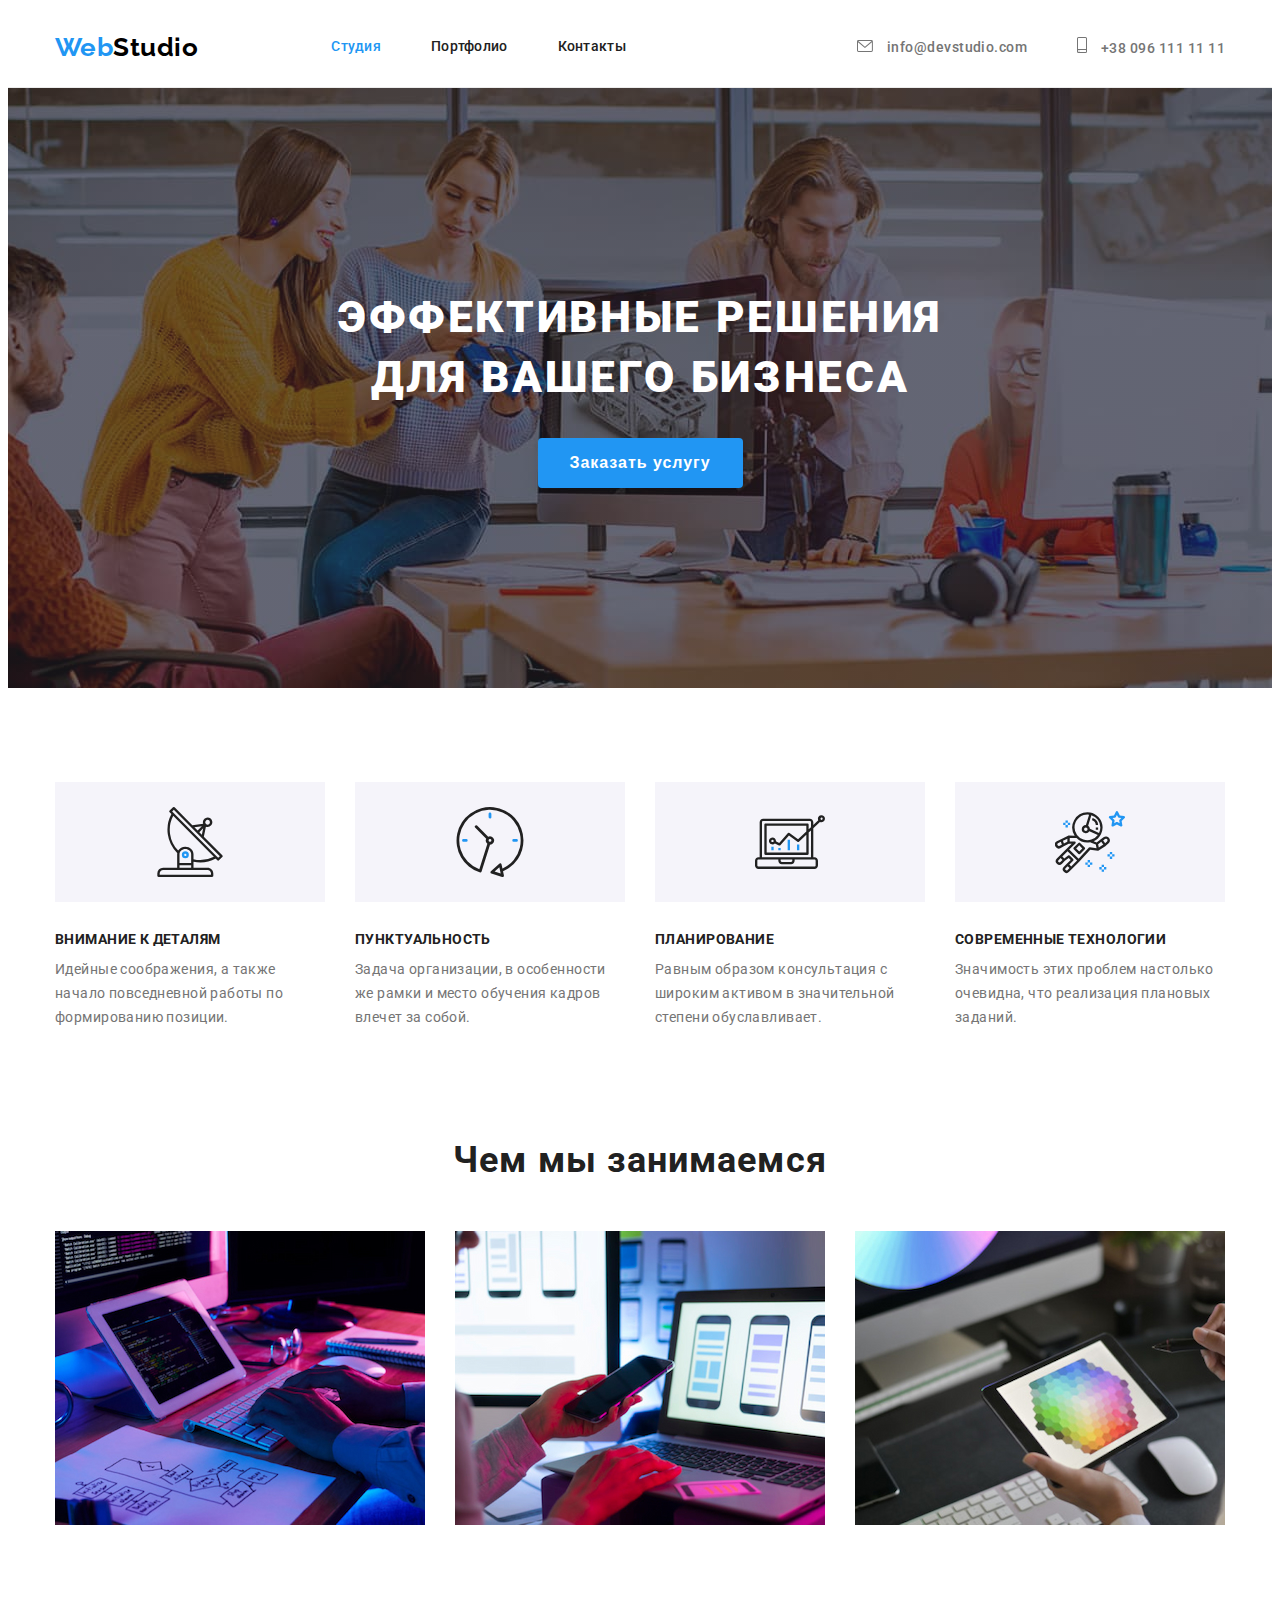
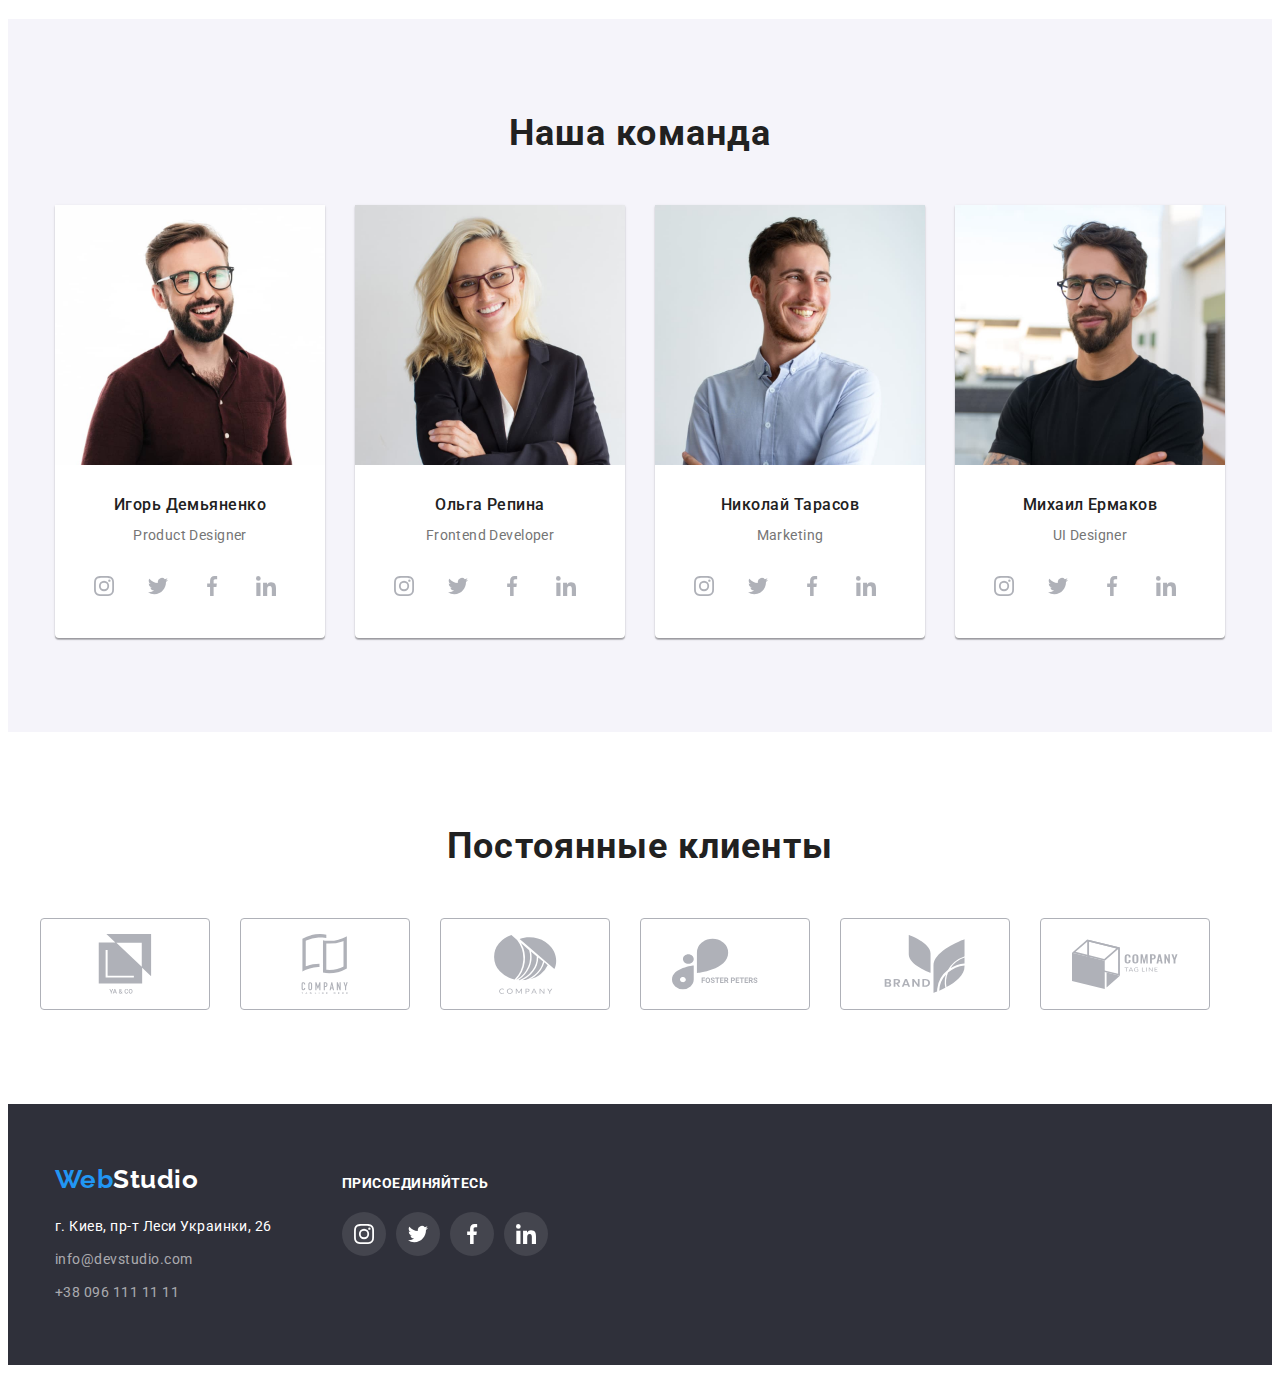
<file: index.html>
<!DOCTYPE html>
<html lang="uk">
  <head>
    <meta charset="UTF-8" />
    <meta http-equiv="X-UA-Compatible" content="IE=edge" />
    <meta name="viewport" content="width=device-width, initial-scale=1.0" />
    <title>Web Studio</title>
    <link rel="preconnect" href="https://fonts.googleapis.com" />
    <link rel="preconnect" href="https://fonts.gstatic.com" crossorigin />
    <link
      href="https://fonts.googleapis.com/css2?family=Raleway:wght@700&family=Roboto:wght@400;500;700;900&display=swap"
      rel="stylesheet"
    />
    <link rel="stylesheet"
     href="https://cdnjs.cloudflare.com/ajax/libs/modern-normalize/1.1.0/modern-normalize.min.css" integrity="sha512-wpPYUAdjBVSE4KJnH1VR1HeZfpl1ub8YT/NKx4PuQ5NmX2tKuGu6U/JRp5y+Y8XG2tV+wKQpNHVUX03MfMFn9Q==" crossorigin="anonymous" referrerpolicy="no-referrer" />
    <link rel="stylesheet" href="./css/styles.css" />
  </head>
  <body>
    <header class="header">
      <div class="container">
      <nav class="nav">
       
        <a href="index.html" class="logo">
          <span class="logo-item1">Web</span><span class="logo-item2">Studio</span></a
        >
        <ul class="nav-list" >
          <li class="site-nav">
            <a class="link current" href="index.html">Студия </a>
          </li>
          <li class="site-nav">
            <a class="link" href="portfolio.html">Портфолио </a>
          </li>
          <li class="site-nav">
            <a class="link" href="#">Контакты </a>
          </li>
        </ul>
       
      </nav>
      <nav class="nav-contacts">
        <ul class="contacts-list">
          <li class="site-contacts"> 
              <a class="link-mail"
          href="mailto:info@devstudio.com">
             <svg class="icon-envelope" >
            <use href="./image/symbol-defs.svg#icon-envelope">
            </use>       
          </svg>
          info@devstudio.com </a> 
          
          
      </li>
      <li class="site-contacts"> 
         <a class="link-tel"href="tel:+380961111111">        
          <svg class="icon-smartphone">
          <use href="./image/symbol-defs.svg#icon-smartphone"></use>
        </svg>      
          +38 096 111 11 11</a>
        </li>
     </ul>
       </nav>
      </div>
    </header>
       <main>
      <section class="hero-section ">
         <div class="container ">
        <h1 class="hero-text">Эффективные решения </br> для вашего бизнеса</h1>
       </div>
        <button class="button-hero" type="button">Заказать услугу</button>
      </section>
     
      <section class="section">
        <div class="container">

        <h2 class="text-hidden">особенности</h2>
         
        <ul class="nav-text">
          <li class="nav-text-list">
            <div class="feature">
              <svg class="feature-icon">
                <use href="./image/symbol-defs.svg#icon-antenna"></use>
              </svg>
            </div>
            <h3 class="text-title">Внимание к деталям</h3>
            <p class="text">
              Идейные соображения, а также начало повседневной работы по
              формированию позиции.
            </p>
          </li>
          <li class="nav-text-list">
            <div class="feature">
               <svg class="feature-icon">
                <use href="./image/symbol-defs.svg#icon-clock"></use>
              </svg>
            </div>
            <h3 class="text-title">Пунктуальность</h3>
            <p class="text">
              Задача организации, в особенности же рамки и место обучения кадров
              влечет за собой.
            </p>
          </li>
          <li class="nav-text-list">
            <div class="feature">
              <svg class="feature-icon">
                <use href="./image/symbol-defs.svg#icon-diagram"></use>
              </svg>
            </div>
            <h3 class="text-title">Планирование</h3>
            <p class="text">
              Равным образом консультация с широким активом в значительной
              степени обуславливает.
            </p>
          </li>
          <li class="nav-text-list">
            <div class="feature">
              <svg class="feature-icon">
                <use href="./image/symbol-defs.svg#icon-astronaut"></use>
              </svg>
            </div>
            <h3 class="text-title">Современные технологии</h3>
            <p class="text" >
              Значимость этих проблем настолько очевидна, что реализация
              плановых заданий.
            </p>
          </li>
        </ul>
        </div>
      </section>
      <section class="section dscr-page">
         <h2 class="text-box">Чем мы занимаемся</h2>
        <div class="container">
       
        <ul class="description">
          <li class="description-img"><img src="./image/image-1.jpg" alt="верстка" width="370" /></li>
          <li class="description-img"><img src="./image/image-2.jpg" alt="дизайн" width="370" /></li>
          <li class="description-img">
            <img src="./image/image-3.jpg" alt="оформление" width="370" />
          </li>
        </ul>
        </div>
      </section>
      <section class="section team-section">
        <h2 class="text-box">Наша команда</h2>
        <div class="container">
        <ul class="team-list">
          <li class="team-member">
            <img src="./image/img1.jpg" alt="Член команды Игорь " width="270" class="member-card" />
               <div class="box">
                   <h3  class="text-box-title">Игорь Демьяненко</h3>
                   <p class="text">Product Designer</p>  
                  <ul class="social-links">
                  <li class="icon-list">
                    <a class="social-link-icon" href="#"> 
                    <svg class="icon-link">
                    <use href="./image/symbol-defs.svg#icon-instagram" width="20px" height="20px">
                    </use>
                    </svg>
                    </a>
                </li>
                <li class="icon-list">
                   <a class="social-link-icon" href="#">
                  <svg class="icon-link">
                  <use href="./image/symbol-defs.svg#icon-twitter" width="20px" height="20px">                   
                  </use>
                  </svg>
                  </a>
                </li>
                <li class="icon-list">
                   <a class="social-link-icon" href="#">
                <svg class="icon-link">
                  <use href="./image/symbol-defs.svg#icon-facebook" width="20px" height="20px">                   
                  </use>
                </svg>
                </a>
              </li>
              <li class="icon-list">
                 <a class="social-link-icon" href="#">
                <svg class="icon-link">
                  <use href="./image/symbol-defs.svg#icon-linkedin" width="20px" height="20px"></use>
                </svg>
                </a>
                </li>
                </ul>
               </div>
               
          </li>
          <li class="team-member">
            <img src="./image/img2.jpg" alt="Член команды Ольга" width="270" class="member-card"  />
           <div class="box">
            <h3 class="text-box-title">Ольга Репина</h3>
            <p class="text" >Frontend Developer</p>
             <ul class="social-links">
                  <li class="icon-list">
                    <a class="social-link-icon" href="#"> 
                    <svg class="icon-link">
                    <use href="./image/symbol-defs.svg#icon-instagram" width="20px" height="20px"></use>
                    </svg>
                    </a>
                </li>
                <li class="icon-list">

                   <a class="social-link-icon" href="#">
                  <svg class="icon-link">
                  <use href="./image/symbol-defs.svg#icon-twitter" width="20px" height="20px"></use>
                  </svg>
                  </a>
                </li>
                <li class="icon-list">
                   <a class="social-link-icon" href="#">
                <svg class="icon-link">
                  <use href="./image/symbol-defs.svg#icon-facebook" width="20px" height="20px"></use>
                </svg>
                </a>
              </li>
              <li class="icon-list">
                 <a class="social-link-icon" href="#">
                <svg class="icon-link">
                  <use href="./image/symbol-defs.svg#icon-linkedin" width="20px" height="20px"></use>
                </svg>
                </a>
                </li>
                </ul>
            </div> 
              
          </li>
          <li class="team-member">
            <img
              src="./image/img3.jpg"
              alt="Член команды Николай"
              width="270" 
              class="member-card"
            />
            <div class="box">

            <h3 class="text-box-title">Николай Тарасов</h3>
            <p class="text" >Marketing</p>
             <ul class="social-links">
                  <li class="icon-list">
                    <a class="social-link-icon" href="#"> 
                    <svg class="icon-link">
                    <use href="./image/symbol-defs.svg#icon-instagram" width="20px" height="20px">

                    </use>
                    </svg>
                    </a>
                </li>
                <li class="icon-list">

                   <a class="social-link-icon" href="#">
                  <svg class="icon-link">
                  <use href="./image/symbol-defs.svg#icon-twitter" width="20px" height="20px">
                  </use>
                  </svg>
                  </a>
                </li>
                <li class="icon-list">
                   <a class="social-link-icon" href="#">
                <svg class="icon-link">
                  <use href="./image/symbol-defs.svg#icon-facebook" width="20px" height="20px">
                  </use>
                </svg>
                </a>
              </li>
              <li class="icon-list">
                 <a class="social-link-icon" href="#">
                <svg class="icon-link">
                  <use href="./image/symbol-defs.svg#icon-linkedin" width="20px" height="20px"> 
                  </use>
                </svg>
                </a>
                </li>
                </ul>
            </div> 
          </li>

          <li class="team-member">
            <img src="./image/img4.jpg" alt="Член команды Михаил" width="270" class="member-card" />
            <div class="box">
            <h3 class="text-box-title">Михаил Ермаков</h3>
            <p class="text" >UI Designer</p>
            <ul class="social-links">
                  <li class="icon-list">
                    <a class="social-link-icon" href="#"> 
                    <svg class="icon-link">
                    <use href="./image/symbol-defs.svg#icon-instagram" width="20px" height="20px"></use>
                    </svg>
                    </a>
                </li>
                <li class="icon-list">
                   <a class="social-link-icon" href="#">
                  <svg class="icon-link">
                  <use href="./image/symbol-defs.svg#icon-twitter" width="20px" height="20px"></use>
                  </svg>
                  </a>
                </li>
                <li class="icon-list">
                   <a class="social-link-icon" href="#">
                <svg class="icon-link">
                  <use href="./image/symbol-defs.svg#icon-facebook" width="20px" height="20px"></use>
                </svg>
                </a>
               </li>
               <li class="icon-list">
                 <a class="social-link-icon" href="#">
                <svg class="icon-link">
                  <use href="./image/symbol-defs.svg#icon-linkedin" width="20px" height="20px"></use>
                </svg>
                </a>
                </li>
             </ul>
               </div>
             </li>
            </ul>
            </div> 
      </section>

      <section class="section client-section">
        <h2 class="text-box">Постоянные клиенты</h2>
        <div class="container clients">        
          <ul class="client-list">
            <li class="icon-list">
              <a class="icon-link-client"href="#">
              <svg class="icon-client">
                <use href="./image/symbol-defs.svg#icon-client-1">
                </use>
              </svg>
              </a>
            </li>
            <li class="icon-list">
                <a class="icon-link-client" href="#">
              <svg class="icon-client">
                <use href="./image/symbol-defs.svg#icon-client-2">
                </use>
              </svg>
              </a>
            </li>
            <li class="icon-list">
              <a class="icon-link-client"href="#">
              <svg class="icon-client">
                <use href="./image/symbol-defs.svg#icon-client-3">
                </use>
              </svg>
              </a>
            </li>
            <li class="icon-list">
              <a class="icon-link-client"href="#">
              <svg class="icon-client">
                <use href="./image/symbol-defs.svg#icon-client-4">
                </use>
              </svg>
              </a>
            </li>
            <li class="icon-list">
              <a class="icon-link-client"href="#">
              <svg class="icon-client">
                <use href="./image/symbol-defs.svg#icon-client-5">
                </use>
              </svg>
              </a>
            </li>
            <li class="icon-list">
              <a class="icon-link-client"href="#">
              <svg class="icon-client">
                <use href="./image/symbol-defs.svg#icon-client-6">
                </use>
              </svg>
              </a>
            </li>
          </ul>
        </div>
      </section>
    </main>
    <footer class=" footer">
      <div class="container">
        <div class="link-adress-footer">
        <div class="address-footer">  
       <a class="logo-footer"
        href="index.html">
        <span class="logo-item1">Web</span><span class="logo-item3">Studio</span></a>
           
      <address class="adress">
        <p class="text-adress">г. Киев, пр-т Леси Украинки, 26</p>
        <a class="link-mail-adress" href="mailto:info@devstudio.com">info@devstudio.com</a> 
        <a class="link-tel-adress" href="tel:+380961111111">+38 096 111 11 11</a>
      </address>
      </div> 
      
       
      <div class=" links-cont">
       <h3 class="footer-links">присоединяйтесь</h3>
        <ul class="social-links-list-footer">
          <li>
            <a class="social-link-footer" href="#">
              <svg class="icon-link-footer" width="20" height="20">
                <use href="./image/symbol-defs.svg#icon-instagram" 
                ></use>
              </svg>
            </a>
          </li>
          <li>
            <a  class="social-link-footer"  href="#">
              <svg class="icon-link-footer" width="20" height="20">
                <use href="./image/symbol-defs.svg#icon-twitter"></use>
              </svg>
            </a>
          </li>
          <li>
            <a  class="social-link-footer"  href="#">
              <svg class="icon-link-footer" width="20" height="20">
                <use href="./image/symbol-defs.svg#icon-facebook"></use>
              </svg>
            </a>
          </li>
          <li>
            <a  class="social-link-footer"  href="#">
              <svg class="icon-link-footer" width="20" height="20">
                <use href="./image/symbol-defs.svg#icon-linkedin"></use>
              </svg>
            </a>
          </li>
        </ul>
      </div>
      </div>
      </div>
    </footer>
  </body>
</html>
</file>
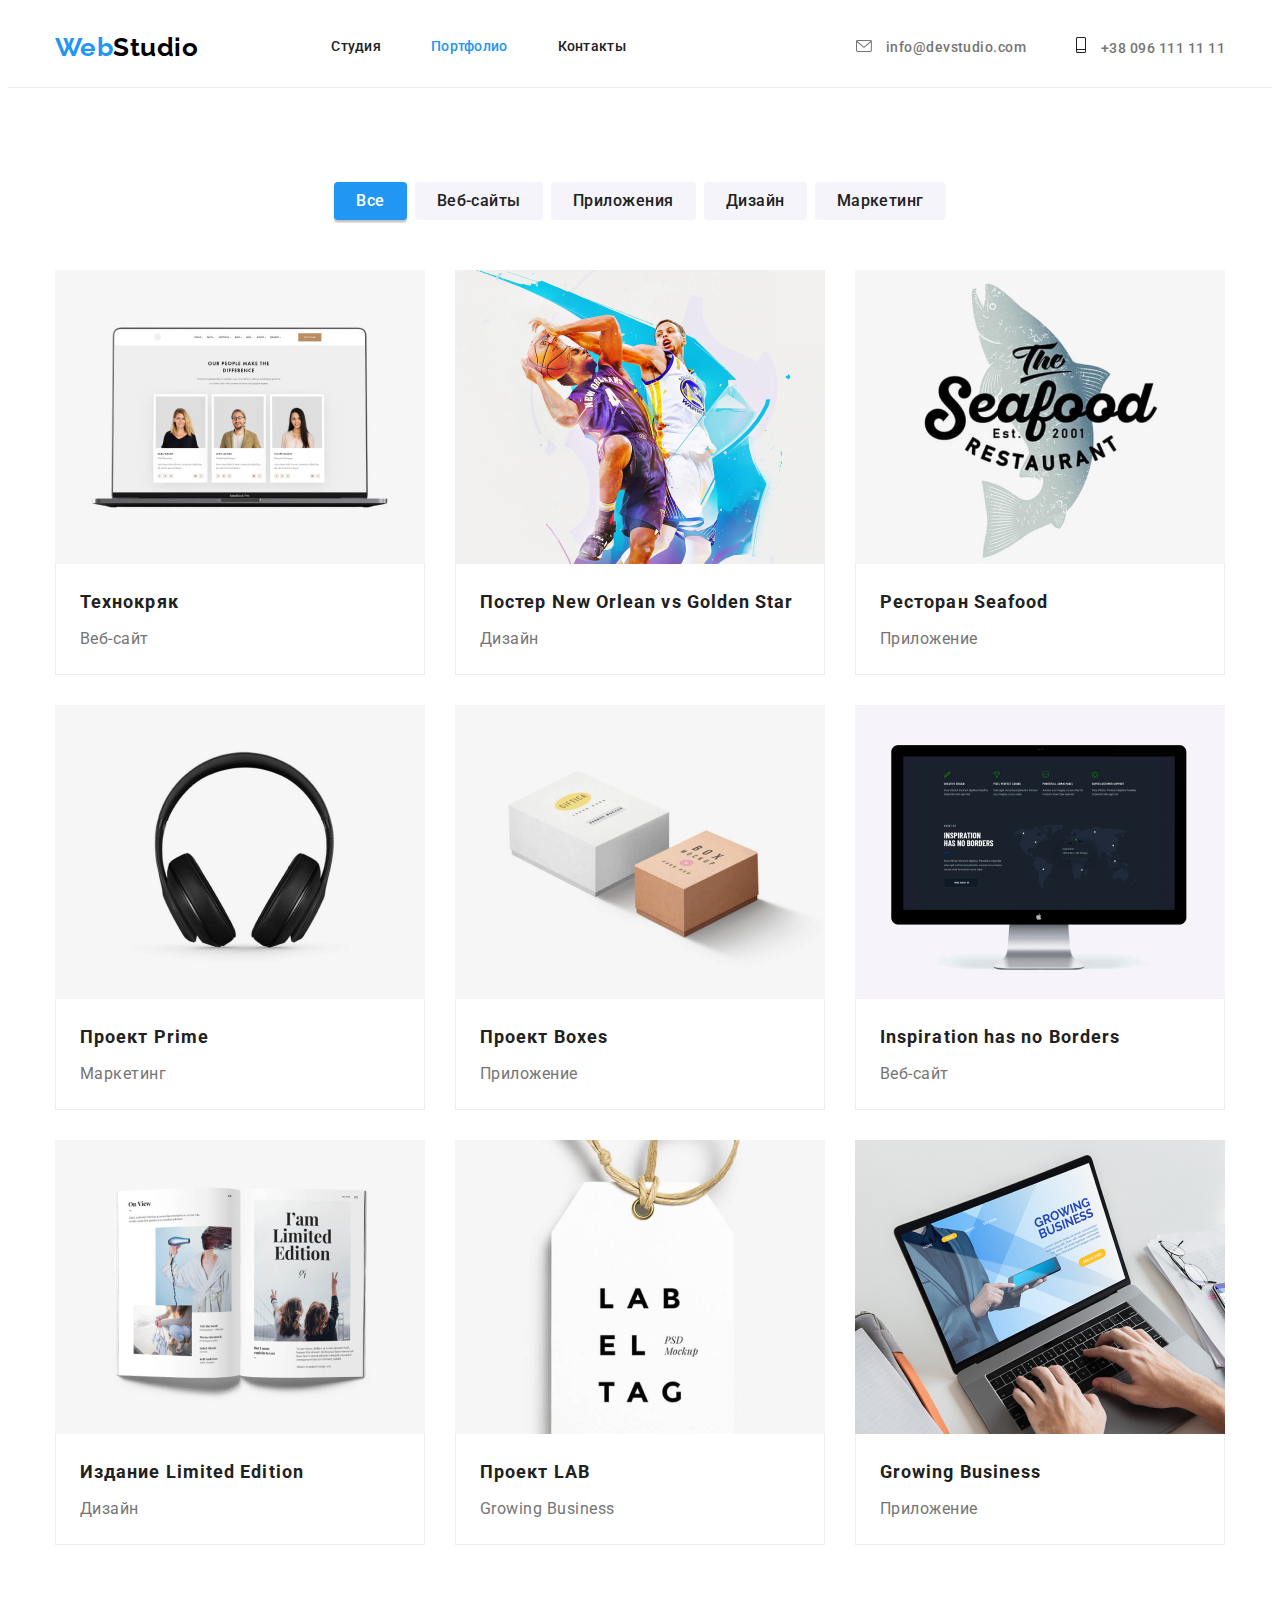
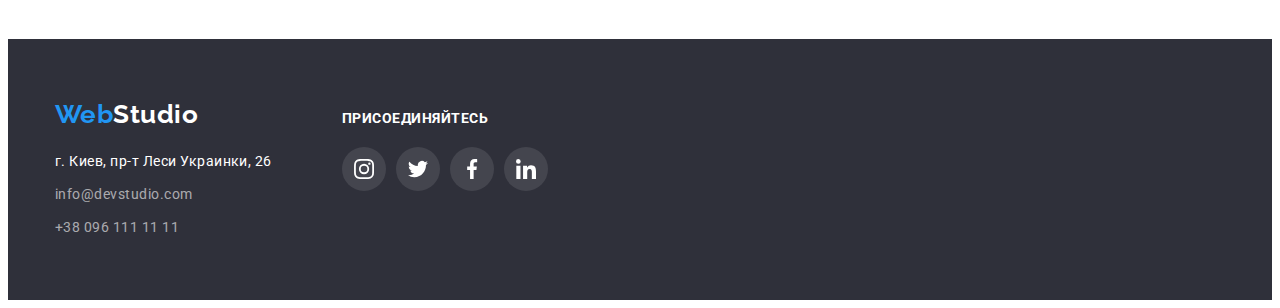
<file: portfolio.html>
<!DOCTYPE html>
<html lang="uk">
  <head>
    <meta charset="UTF-8" />
    <meta http-equiv="X-UA-Compatible" content="IE=edge" />
    <meta name="viewport" content="width=device-width, initial-scale=1.0" />
    <title>Портфолио</title>
    <link rel="preconnect" href="https://fonts.googleapis.com" />
    <link rel="preconnect" href="https://fonts.gstatic.com" crossorigin />
    <link
      href="https://fonts.googleapis.com/css2?family=Raleway:wght@700&family=Roboto:wght@400;500;700&display=swap"
      rel="stylesheet"
    />
    <link
      rel="stylesheet"
      href="https://cdnjs.cloudflare.com/ajax/libs/modern-normalize/1.1.0/modern-normalize.min.css"
      integrity="sha512-wpPYUAdjBVSE4KJnH1VR1HeZfpl1ub8YT/NKx4PuQ5NmX2tKuGu6U/JRp5y+Y8XG2tV+wKQpNHVUX03MfMFn9Q=="
      crossorigin="anonymous"
      referrerpolicy="no-referrer"
    />
    <link rel="stylesheet" href="./css/styles.css" />
  </head>
  <body>
    <header class="header">
      <div class="container">
        <nav class="nav">
          <a href="index.html" class="logo">
            <span class="logo-item1">Web</span
            ><span class="logo-item2">Studio</span></a
          >
          <ul class="nav-list">
            <li class="site-nav">
              <a class="link" href="index.html">Студия </a>
            </li>
            <li class="site-nav">
              <a class="link current" href="portfolio.html">Портфолио </a>
            </li>
            <li class="site-nav">
              <a class="link" href="#">Контакты </a>
            </li>
          </ul>
        </nav>
        <nav class="nav-contacts">
          <ul class="contacts-list">
            <li class="site-contacts">
              <a class="link-mail" href="mailto:info@devstudio.com">
                <svg class="icon-envelope">
                  <use href="./image/symbol-defs.svg#icon-envelope"></use>
                </svg>
                info@devstudio.com
              </a>
            </li>
            <li class="site-contacts">
              <svg class="icon-smartphone">
                <use href="./image/symbol-defs.svg#icon-smartphone"></use>
              </svg>
              <a class="link-tel" href="tel:+380961111111">+38 096 111 11 11</a>
            </li>
          </ul>
        </nav>
      </div>
    </header>
    <main>
      <section class="section nav-buttons">
        <div class="container portfolio-container">
          <h1 class="text-hidden">Список</h1>
          <ul class="nav-buttons-list">
            <li class="site-nav-button">
              <button class="button button-current" type="button">Все</button>
            </li>
            <li class="site-nav-button">
              <button class="button" type="button">Веб-сайты</button>
            </li>
            <li class="site-nav-button">
              <button class="button" type="button">Приложения</button>
            </li>
            <li class="site-nav-button">
              <button class="button" type="button">Дизайн</button>
            </li>
            <li class="site-nav-button">
              <button class="button" type="button">Маркетинг</button>
            </li>
          </ul>

          <h2 class="text-hidden">Описание</h2>
          <ul class="portfolio-cards">
            <li class="card">
              <img src="./image/image1.png" alt="Веб-сайт Технокряк" />

              <div class="text-decor-card">
                <h3 class="portfolio-text-title">Технокряк</h3>
                <p class="portfolio-text">Веб-сайт</p>
              </div>
            </li>
            <li class="card">
              <img
                src="./image/image2.png"
                alt="Дизайн Постер New Orlean vs Golden Star"
              />
              <div class="text-decor-card">
                <h3 class="portfolio-text-title">
                  Постер New Orlean vs Golden Star
                </h3>
                <p class="portfolio-text">Дизайн</p>
              </div>
            </li>
            <li class="card">
              <img src="./image/image3.png" alt="Приложение Ресторан Seafood" />
              <div class="text-decor-card">
                <h3 class="portfolio-text-title">Ресторан Seafood</h3>
                <p class="portfolio-text">Приложение</p>
              </div>
            </li>
            <li class="card">
              <img src="./image/image4.png" alt="Маркетинг Проект Prime" />
              <div class="text-decor-card">
                <h3 class="portfolio-text-title">Проект Prime</h3>
                <p class="portfolio-text">Маркетинг</p>
              </div>
            </li>
            <li class="card">
              <img src="./image/image5.png" alt="Приложение Проект Boxes" />
              <div class="text-decor-card">
                <h3 class="portfolio-text-title">Проект Boxes</h3>
                <p class="portfolio-text">Приложение</p>
              </div>
            </li>
            <li class="card">
              <a href="#">
                <img
                  src="./image/image6.png"
                  alt="Веб-сайт Inspiration has no Borders"
              /></a>
              <div class="text-decor-card">
                <h3 class="portfolio-text-title">Inspiration has no Borders</h3>
                <p class="portfolio-text">Веб-сайт</p>
              </div>
            </li>
            <li class="card">
              <img
                src="./image/image7.png"
                alt="Дизайн Издание Limited Edition"
              />
              <div class="text-decor-card">
                <h3 class="portfolio-text-title">Издание Limited Edition</h3>
                <p class="portfolio-text">Дизайн</p>
              </div>
            </li>
            <li class="card">
              <img src="./image/image8.png" alt="Growing Business Проект LAB" />
              <div class="text-decor-card">
                <h3 class="portfolio-text-title">Проект LAB</h3>
                <p class="portfolio-text">Growing Business</p>
              </div>
            </li>
            <li class="card">
              <img src="./image/image9.png" alt="Приложение Growing Business" />
              <div class="text-decor-card">
                <h3 class="portfolio-text-title">Growing Business</h3>
                <p class="portfolio-text">Приложение</p>
              </div>
            </li>
          </ul>
        </div>
      </section>
    </main>
    <footer class="footer">
      <div class="container">
        <div class="link-adress-footer">
          <div class="address-footer">
            <a class="logo-footer" href="index.html">
              <span class="logo-item1">Web</span
              ><span class="logo-item3">Studio</span>
            </a>
            <address class="adress">
              <p class="text-adress">г. Киев, пр-т Леси Украинки, 26</p>
              <a class="link-mail-adress" href="mailto:info@devstudio.com"
                >info@devstudio.com</a
              >
              <a class="link-tel-adress" href="tel:+380961111111"
                >+38 096 111 11 11</a
              >
            </address>
          </div>
          <div class="links-cont">
            <h3 class="footer-links">присоединяйтесь</h3>
            <ul class="social-links-list-footer">
              <li>
                <a class="social-link-footer" href="#">
                  <svg class="icon-link-footer" width="20" height="20">
                    <use href="./image/symbol-defs.svg#icon-instagram"></use>
                  </svg>
                </a>
              </li>
              <li>
                <a class="social-link-footer" href="#">
                  <svg class="icon-link-footer" width="20" height="20">
                    <use href="./image/symbol-defs.svg#icon-twitter"></use>
                  </svg>
                </a>
              </li>
              <li>
                <a class="social-link-footer" href="#">
                  <svg class="icon-link-footer" width="20" height="20">
                    <use href="./image/symbol-defs.svg#icon-facebook"></use>
                  </svg>
                </a>
              </li>
              <li>
                <a class="social-link-footer" href="#">
                  <svg class="icon-link-footer" width="20" height="20">
                    <use href="./image/symbol-defs.svg#icon-linkedin"></use>
                  </svg>
                </a>
              </li>
            </ul>
          </div>
        </div>
      </div>
    </footer>
  </body>
</html>
</file>
<file: css/styles.css>
:root{
    --color-primary: #FFFFFF;
    --color-accent:  #2196F3;
    --color-background:#2F303A;
    --color-text:#212121;
    --color-btn-potf:#F5F4FA;
    --font-family-: 'Raleway', sans-serif;
    --font-family: 'Roboto', sans-serif;
    --card-set-gap: 30px;
}

body{
        color:var(--color-text);
        font-family: 'Roboto';
        font-weight: 500;
        font-size: 16px;
        line-height: 1.19;
        letter-spacing: 0.03em;
}
html {
    box-sizing: border-box;
}

*,
*::after,
*::before {
    box-sizing: inherit;
}
/* Стили для обнуления верхних отступов у элементов */
h1,
h2,
h3,
h4,
h5,
h6,
p {
    margin-top: 0;
}
/* Класс для обнуления базовых свойств у списков (ul) */
.nav-text-list {
    list-style: none;
    padding-left: 0;
    margin:0px;
}
/* /* Свойства для корректного отображения картинок */ 
img {
    display: block;
    max-width: 100%;
    height: auto;
    margin: 0px;
}
.container {
    width: 1200px;
    margin-left: auto;
    margin-right: auto;
    padding-left: 15px;
    padding-right: 15px;
    
    display: flex;
    align-items: center;
    flex-wrap: wrap;
       
}

.header{
    border-bottom: 1px solid #ECECEC;
}

     .nav, 
     .nav-contacts{
        display: flex;
        align-items: center;
        padding-top: 24px;
        padding-bottom: 24px;
     }
        
         
     
/* logo */
.logo{
    display: flex;
    justify-content:flex-start;

    font-size: 26px;
    font-family: 'Raleway', sans-serif;
    font-weight: 700;
    line-height: 1.19;
    text-decoration: none;
}

.logo-item1{ 
    color: #2196F3;
}
.logo-item2{
    color: #000000;
}
/* header-list */
ul {
    list-style: none;
}
.link {
        color: inherit;
        text-decoration: none;
}
.nav .current,
.link:hover,
.link:focus {
    color: var(--color-accent);
}


.nav-list {
     display: flex;
     flex-direction: row;    
     margin-left: 93px;
     margin-top: 0px;
     margin-bottom: 0px;

     font-size: 14px;
     line-height: 1.14;
     letter-spacing: 0.02em;
   }
   .site-nav{
   margin-right: 50px;
   display: flex;
   align-items: center;
   padding: 0px;
   }
   .link{
    display:flex;
    align-items: center;
   }
   .nav-list .site-nav + .site-nav{
    margin-right: 50px;
   }
   

   .nav-contacts{
    margin-left: auto;
   }
   .contacts-list{
    display: flex;
    margin: 0px;
    padding: 0px;
   }
   .contacts-list .site-contacts+.site-contacts{
    margin-left: 50px;
   }
   
   .icon-envelope{
    display: inline;
    margin-right: 10px;
    fill:rgba(117, 117, 117, 1); 
    
    width: 16px;
    height: 12px;
   }
   .icon-smartphone{
    width: 10px;
    height: 16px;
    margin-right: 10px;
    display: inline;
    fill: rgba(117, 117, 117, 1);
    cursor: pointer;
   }      

 .link-mail, 
 .link-tel {
    color: #757575;
    text-decoration: none;
    font-size: 14px;
   
}


.site-contacts:hover,
.link-mail:hover,
.link-tel:hover,
.link-mail:focus,
.link-tel:focus {
    color: var(--color-accent);
}
.nav-contacts .icon-envelope{
    fill: currentColor;

}
.nav-contacts .icon-smartphone {
    fill: currentColor;
}







/* section-1 */


.hero-section{
    display: block;
    padding-top: 200px;
    padding-bottom: 200px;
    margin: 0 auto;
    
    text-align: center;
    background-color: #C4C4C4;
    max-width: 1600px;
    height: 600px;
    background-image: linear-gradient(to left, rgba(47, 48, 58, 0.4), rgba(47, 48, 58, 0.4)),
                    url(../image/Img-hero.jpg);
    background-repeat: no-repeat;
    background-position: center;
}
.hero-text{
    margin: auto;
    margin-bottom: 30px;
    color:var(--color-primary);
    font-weight: 900;
    font-size: 44px;
    line-height: 1.36;
    
    text-transform: uppercase;
    letter-spacing: 0.06em;
}

    
.button-hero
{ 
    text-align: center;
    border-radius: 4px;
    padding: 10px 32px;
    background-color: var(--color-accent);
    color: var(--color-primary);
    font-weight: 700;
    font-size: 16px;
    line-height: 1.875;
    letter-spacing: 0.06em;
    
    border:var(--color-accent);
    cursor: pointer;
    box-shadow: 0px 4px 4px rgba(0, 0, 0, 0.15);
   
}

 
 /* section-2 */
 .section{
    padding-top: 94px;
    padding-bottom: 94px;
 } 
 .feature-list{
    display: flex;
    padding: 0px;
    padding-bottom: 30px;
    margin: 0;
    
    justify-content: center;
 }
 .feature{
    display: inline-flex;
    justify-content: center;
   
    align-items: center;
    width: 270px;
    height: 120px;
    background-color: rgba(245, 244, 250, 1);
 }
  .feature-list .feature1:last-child{
    margin-right: 0px;
  }
  
.feature-icon{
    display: inline-flex;
    
    width: 70px;
    height: 70px;
}


 .dscr-page{
    padding-top: 0px;
 }
.text-hidden{
    display: none;
   margin: 0px;
}
.nav-text{
    display: flex;
    margin: 0px;
    padding: 0px;
    
}
.nav-text-list{
    margin-right: 30px;
    min-width: 270px;
}
.nav-text .nav-text-list:last-child{
    margin-right: 0px;
}
.text-title{
    margin-top: 30px;
    margin-bottom: 10px;
    font-weight: 700;
    font-size: 14px;
    line-height: 1.14;
    letter-spacing: 0.03em;
    text-transform: uppercase;

}
.text{
    margin-bottom: 0px;
    font-weight: 400;
    font-size: 14px;
    line-height: 1.71;
    letter-spacing: 0.03em;
    color: #757575;;
}
.description{
    display: flex;
    margin: 0px;
    padding-left: 0px ;
}
.description-img{
    min-width: 370px;
    margin-right: 30px;
}
.description .description-img:last-child{
    margin: 0px;
}
/* section-3 our team */
.team-section{
    background: #F5F4FA;
}
.team-list{
    display: flex;
    margin: 0px;
    padding: 0px;
    text-align:center;
}
.team-member{
    width: 270px;
    margin-right: 30px;
    background-color: var(--color-primary);
    box-shadow:
     0px 1px 3px rgba(0, 0, 0, 0.12),
     0px 1px 1px rgba(0, 0, 0, 0.14), 
     0px 2px 1px rgba(0, 0, 0, 0.2);
    border-radius: 0px 0px 4px 4px;
}

.team-list .team-member:last-child{
    margin-right: 0px;
}

.text-box{
    margin-bottom: 50px;
    margin-left: auto;
    margin-right: auto;
    font-weight: 700;
    font-size: 36px;
    line-height: 1.16;
    text-align: center;
    letter-spacing: 0.03em;
}
.box{
    padding-top: 30px;
    padding-bottom:30px;
}
.text-box-title{
    margin-bottom: 10px;
    font-weight: 500;
    font-size: 16px;
    line-height: 1.187;
    letter-spacing: 0.03em;
}
.text-box-title >.text {
    margin-bottom: 30px;
}
.text{
    margin-bottom: 16px;
}

.social-links{
    display: flex;
    justify-content: center;
    padding: 0px;
    
        
 }
 /* социальные сети инста,твит... */
 .icon-list{
    margin-right: 10px;

 }
.social-link-icon{
    display: flex;
    justify-content: center;
    align-items: center;
    border: none;
    border-radius: 50%;
    padding: 0px;
    width: 44px;
    height: 44px;
    background-color: #FFFFFF;
}
.social-links{
    padding-left: 32px;
    padding-right: 32px;
}
 .icon-link{
    display: inline-block;
    width: 20px;
    height: 20px;
    fill:#AFB1B8;
}
.social-link-icon:hover,
.social-link-icon:focus{
background-color: var(--color-accent);
    outline: none;
}


.social-link-icon:hover .icon-link {
     fill:#FFFFFF;

 }
 .social-link-icon:focus .icon-link{
    fill: #FFFFFF;
 }
/* НАШИ КЛИЕНТЫ */

.clients{
    display: flex;
    justify-content: center;
}
.client-list{
    display: flex;
    margin: 0;
    padding: 0;
   
}
 .client-list>.icon-list{
    margin-right: 30px;
}
.icon-link-client{
    display: flex;
    justify-content: center;
    align-items: center;
    width: 170px;
    height: 92px;
    border:1px solid rgba(175, 177, 184, 1);
    border-radius: 4px;

}
.icon-client{
    width: 106px;
    height: 60px;
   
    fill: #AFB1B8;
   
}
.icon-link-client:hover,
.icon-link-client:focus{
    background-color: #FFFFFF;
    cursor: pointer;
    border-color: #2196F3;
    outline: none;
}
.icon-link-client:hover .icon-client,
.icon-link-client:focus .icon-client{
    fill: var(--color-accent);
    cursor: pointer;
    
}


/* Footer */


.link-adress-footer{
    display: flex;
    align-items: baseline;
}

.address-footer{
    
        margin-right: 70px;
}


footer {
    background-color: var(--color-background);
    padding-top: 60px;
    padding-bottom: 60px;
}


/* logo-footer */
.logo-footer{
    display: inline-block;
    margin-bottom: 20px;
    text-decoration:none;
    font-family: 'Raleway',sans-serif;
    font-weight: 700;
    font-size: 26px;
    line-height: 1.19;
}

.logo-item3 {
    color: var(--color-primary)
}

.text-adress, 
.link-mail-adress,
.link-tel-adress{
    display: block;
    margin-bottom: 9px;
    text-decoration: none;
    color: rgba(255, 255, 255, 0.6);
    font-style: normal;
    font-weight: 400;
    font-size: 14px;
    line-height: 1.71; 
}
.text-adress{
    color: var(--color-primary);
}
.link-tel-adress{
    margin-bottom: 0px;
}
.text-adress:hover,
.link-mail-adress:hover,
.link-tel-adress:hover
.text-adress:focus,
.link-mail-adress:focus,
.link-tel-adress:focus{
     color: var(--color-accent);
}

.footer-links{
         
       
        font-style: normal;
        font-weight: 700;
        font-size: 14px;
        line-height: 1,14;
        text-transform: uppercase;
        margin-bottom: 20px;
        color: #FFFFFF;
}
.social-links-list-footer{
    display: flex;
    text-align: center;
    margin: 0px;
    padding: 0px;
}

.social-link-footer{
            display: flex;
            justify-content: center;
            margin-right: 10px;
            align-items: center;
            border: none;
            border-radius: 50%;
            padding: 0px;
            width: 44px;
            height: 44px;
            
            background-color: rgba(255, 255, 255, 10%);
            
}


.icon-link-footer{
    display: inline-block;
    width: 20px;
    height: 20px;
    fill: var(--color-primary);
}

.social-link-footer:hover,
.social-link-footer:focus {
    background-color: var(--color-accent);
    cursor: pointer;
    outline: none;
}


/* Portfolio buttons СТОРІНКА ПОРТФОЛІО */
.portfolio-container{
    display: flex;
    flex-wrap: wrap;
}
.nav-buttons-list{
    display: flex;
    margin-bottom: 50px;
    margin-left: auto;
    margin-right: auto;
    margin-top: 0px;
    padding: 0px;
}


.site-nav-button{
    margin-right: 8px;
}
.nav-buttons-list .site-nav-button:last-child{
    margin-right: 0px;
}

 .button{
    padding: 6px 22px;
     color: var(--color-text);
     font-family: 'Roboto';
     font-weight: 500;
     font-size: 16px;
     line-height: 1.625;
     text-align: center;
     letter-spacing: 0.03em;
     background-color: var(--color-btn-potf);
     border: none;
     border-radius: 4px;
     
 }
 
 .button-current {
    background-color:var(--color-accent);
    color: var(--color-primary);
    box-shadow: 0px 3px 1px rgba(0, 0, 0, 0.1),
     0px 1px 2px rgba(0, 0, 0, 0.08),
      0px 2px 2px rgba(0, 0, 0, 0.12);
 }
 
 
 .button:hover,
 .button:focus{
    background-color: var(--color-accent);
    color: var(--color-primary);
    filter: drop-shadow(0px 4px 4px rgba(0, 0, 0, 0.25));
    cursor: pointer;
 }

.portfolio-cards{
        margin: 0;
        list-style: none;
        padding: 0px;
        display: flex;
        flex-wrap: wrap;
        margin-left: calc(-1 * var(--card-set-gap));
        margin-top: calc(-1 * var(--card-set-gap));
       
}

.portfolio-cards > .card {
    width: 370px;
    flex-basis: calc(100% / 3 - var(--card-set-gap));
    margin-left: var(--card-set-gap);
    margin-top: var(--card-set-gap);
  
    
 }
   

.text-decor-card{
    width: 370px;
    padding: 20px 24px;
    margin-right: 0px;
    border-bottom:1px solid rgba(238, 238, 238, 1);
    border-right:1px solid rgba(238, 238, 238, 1) ;
    border-left:1px solid rgba(238, 238, 238, 1) ;
    
    }

.portfolio-text-title{
        margin-bottom: 4px;
        font-family: 'Roboto';
        font-style: normal;
        font-weight: 700;
        font-size: 18px;
        line-height: 2;
        letter-spacing: 0.06em;
        color: #212121;
}
.portfolio-text{
        margin-bottom: 0px;
        font-family: 'Roboto';
        font-style: normal;
        font-weight: 400;
        font-size: 16px;
        line-height: 1.875;
        letter-spacing: 0.03em;
        color: #757575;
}
  .portfolio-cards .card:hover{
    
    box-shadow:
     0px 1px 1px rgba(0, 0, 0, 0.12), 
    0px 4px 4px rgba(0, 0, 0, 0.06),
     1px 4px 6px rgba(0, 0, 0, 0.16);
  }
</file>
